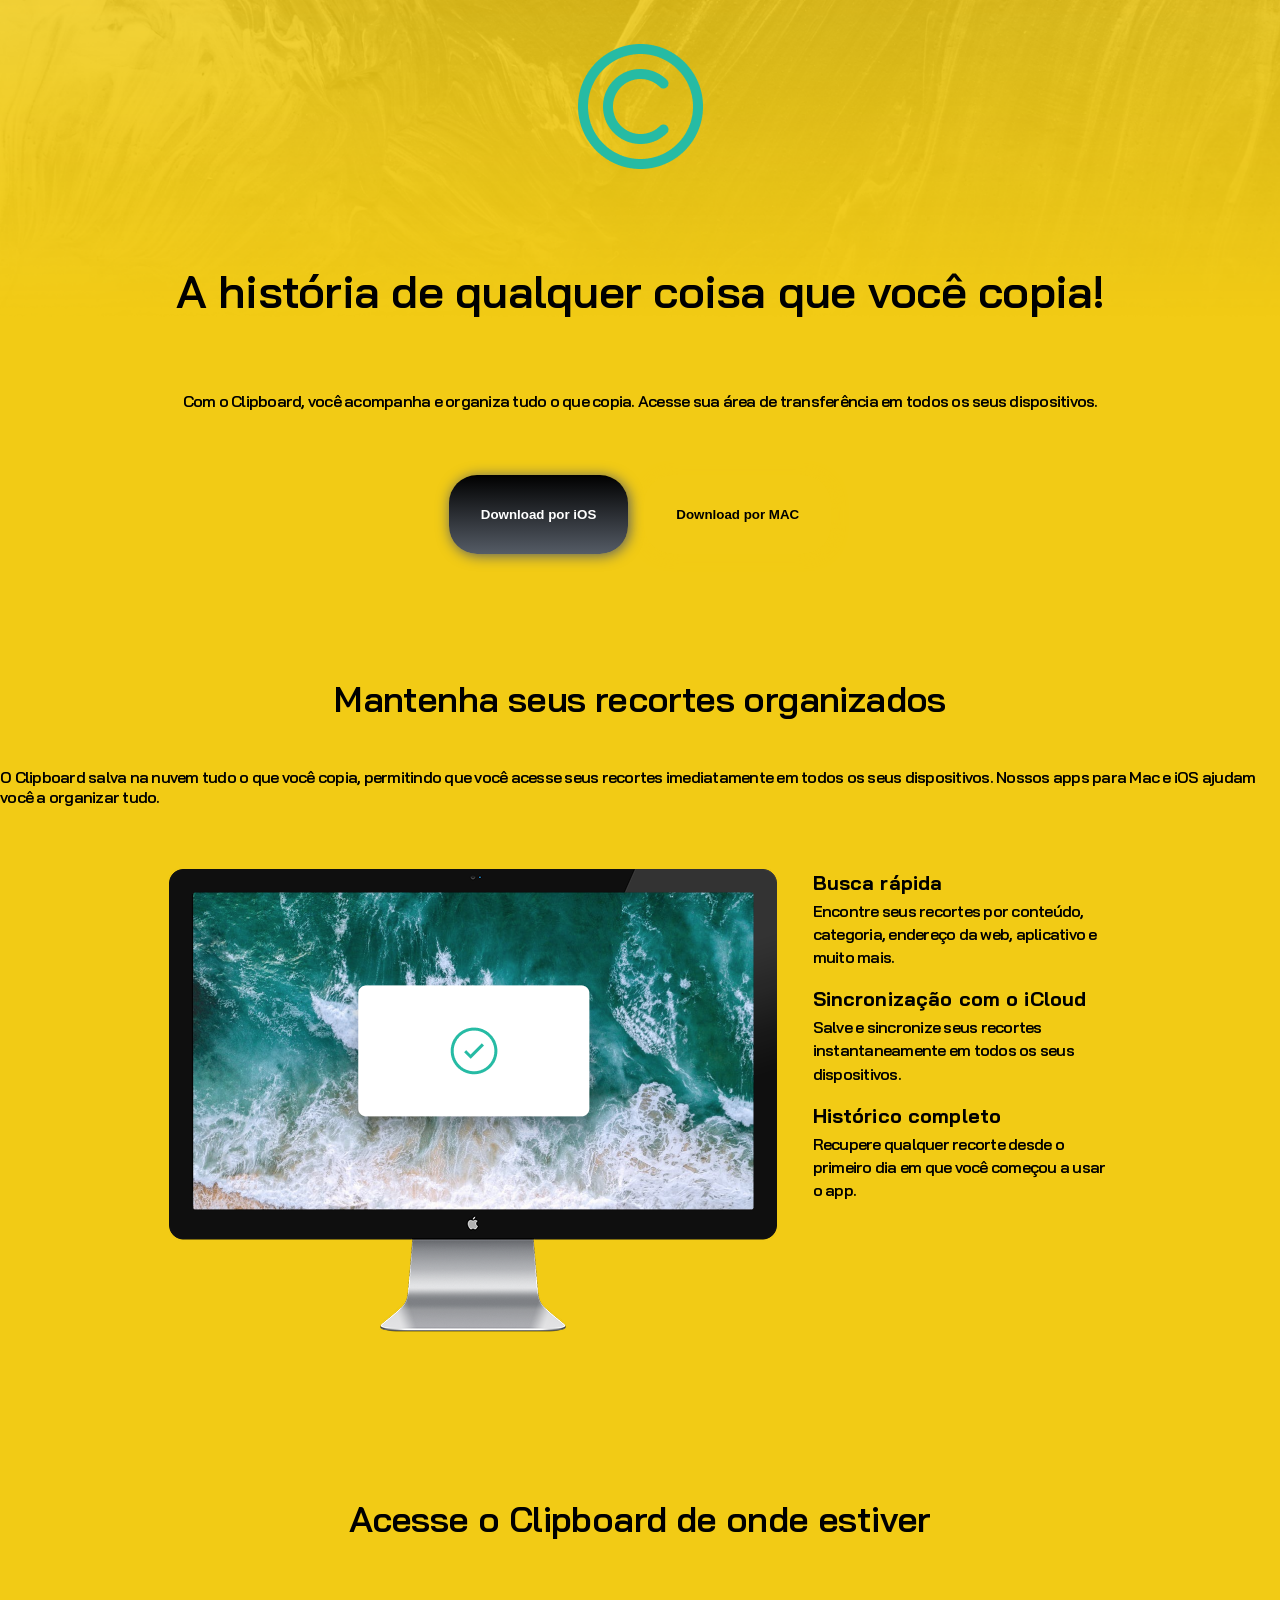
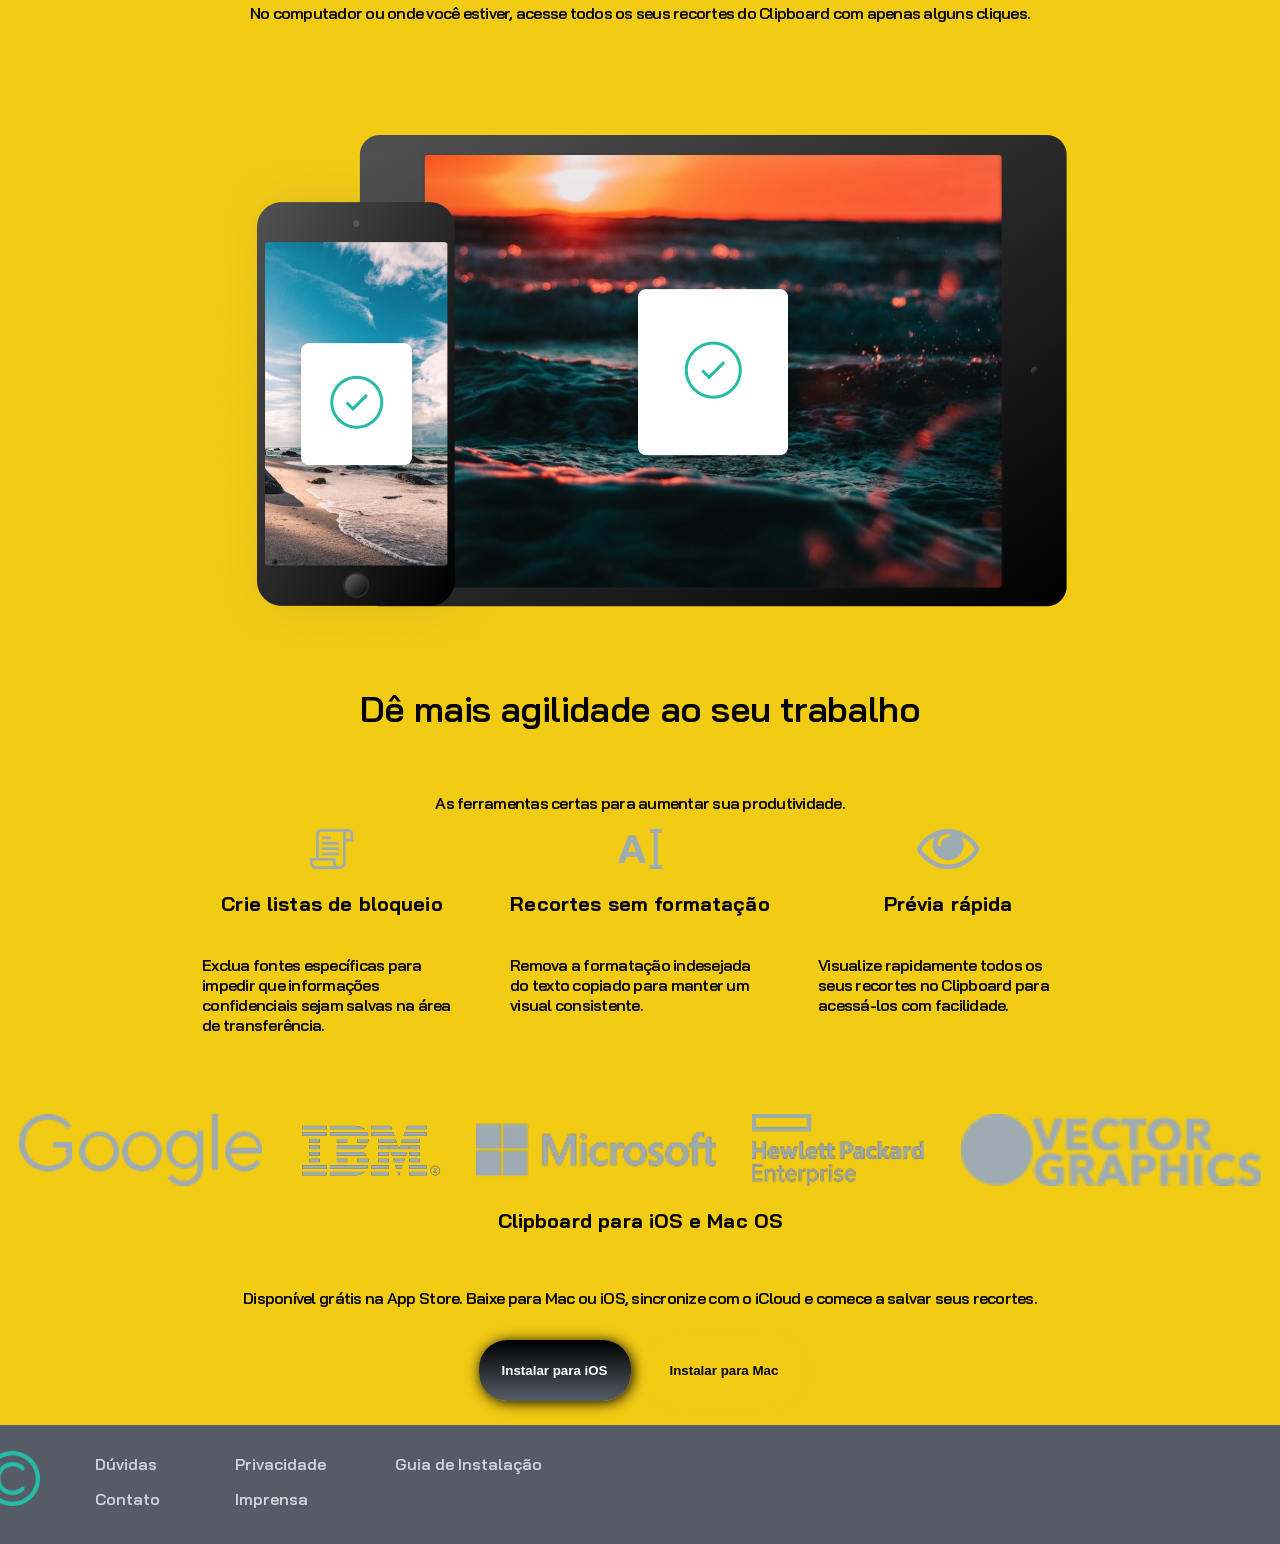
<file: index.html>
<!doctype html>
<html lang="pt-br">
  <head>
    <meta charset="UTF-8" />
    <link rel="stylesheet" href="style.css" />
    <meta name="viewport" content="width=device-width, initial-scale=1.0" />
    <link rel="preconnect" href="https://fonts.googleapis.com" />
    <link rel="preconnect" href="https://fonts.gstatic.com" crossorigin />
    <link
      href="https://fonts.googleapis.com/css2?family=Bai+Jamjuree:ital,wght@0,200;0,300;0,400;0,500;0,600;0,700;1,200;1,300;1,400;1,500;1,600;1,700&display=swap"
      rel="stylesheet"/>
    <title>Projeto Layout</title>
  </head>
  <body>
    <header>
      <main class="opq-bck">
    <img src="img/CarbonBack.png" alt="Fundo despojado com rascunhos semelhanteas a carvão" sty>
      </main>
        <main class="img">
      <img src="img/Logo.png" alt="Logo do site" />
      </main>
      <section class="init-inform">
    <h1>A história de qualquer coisa que você copia!</h1>
    <p>Com o Clipboard, você acompanha e organiza tudo o que copia. Acesse sua área de transferência em todos os seus dispositivos.
    </p>
    </header>
    <section>
      <button class="btn-dw-ios">Download por iOS</button>
      <button class="btn-dw-mac">Download por MAC</button>
    </section>
</section>
    </main>
    
    <section class="second-section">
      <h2>Mantenha seus recortes organizados</h2>
      </section>
      <p class="snippets">
        O Clipboard salva na nuvem tudo o que você copia, permitindo que você
        acesse seus recortes imediatamente em todos os seus dispositivos. Nossos
        apps para Mac e iOS ajudam você a organizar tudo.
      </p>
      
      <div class="computer">
        <img src="img/Computador.png" alt="Computador analisado" />
        </div>
        <div class="inf">
          <h3>Busca rápida</h3>
          <p>
            Encontre seus recortes por conteúdo, categoria, endereço da web,
            aplicativo e muito mais.
          </p>
          <h3>Sincronização com o iCloud</h3>
          <p>Salve e sincronize seus recortes instantaneamente em todos os seus dispositivos.</p>
          <h3>Histórico completo</h3>
          <p>Recupere qualquer recorte desde o primeiro dia em que você começou a usar o app.</p>
          <section class="fifth-sec">
         
          </section>
        </div>
      </div>
    </section>
    <section class="disclaimer">
      <h2>Acesse o Clipboard de onde estiver</h2>
       <p>No computador ou onde você estiver, 
        acesse todos os seus recortes do Clipboard 
        com apenas alguns cliques.</p>
        </section>
        <section class="fifth-sec">
        </section>
       </section>
        <div class="sec-img">
       <img src="img/Tablet.png" alt="Tablet e Celular">
       </div>
       <section class="description">
              <h2>Dê mais agilidade ao seu trabalho</h2>
              <p>As ferramentas certas para aumentar sua produtividade.</p>
            </section>

    <section class="sixth-sec">
      <div class="recursos">
        <div class="image">
          <img src="img/Papel.png" alt="Papel ou recurso">
          <div class="text">
            <h3>Crie listas de bloqueio</h3>
            <p>Exclua fontes específicas para impedir que informações confidenciais sejam salvas na área de transferência.</p>
          </div>
        </div>
      </div>
      <div class="recursos">
        <div class="image">
          <img src="img/Letra A.png" alt="Letra A">
          <div class="text">
            <h3>Recortes sem formatação</h3>
            <p>Remova a formatação indesejada do texto copiado para manter um visual consistente.</p>
          </div>
        </div>
      </div>
      <div class="recursos">
        <div class="image">
          <img src="img/Olho.png" alt="Olho">
          <div class="text">
            <h3>Prévia rápida</h3>
            <p>Visualize rapidamente todos os seus recortes no Clipboard para acessá-los com facilidade.</p>
          </div>
        </div>
      </div>
    </section>
    <section class="logo-group">
        <img src="img/Google.png" alt="Ícone do Google">
        <img src="img/IBM.png" alt="Ícone do IBM">
        <img src="img/Microsoft.png" alt="Ícone da Microsoft">
        <img src="img/Hawlett Packard.png" alt="ícone da Hawlett Packard Enterprise">
        <img src="img/Vector Graphics.png" alt="Ícone da Vector Graphics">
    </section>

    <section class="clip-mac-ios">
        <h3>Clipboard para iOS e Mac OS</h3>
        <p>Disponível grátis na App Store. Baixe para Mac ou iOS, sincronize com o iCloud e comece a salvar seus recortes.</p>

        <div class="buttons">
          <button class="ios-btn">Instalar para iOS</button>
          <button class="mac-btn">Instalar para Mac</button>
        </div>
    </section>

    <footer>
      <div class="image-size" style="grid-row: span 2">
          <img src="img/Logo.png" alt="Símbolo do Copyright">
      </div>
          <a href="#">Dúvidas</a>
          <a href="#">Privacidade</a>
          <a href="#">Guia de Instalação</a>
          <a href="#">Contato</a>
          <a href="#">Imprensa</a>

      <div class="sc-media">
        <img src="img/Frame 358.png" alt="ícones de Redes Sociais">
      </div>
  </footer>
</body>
</html>
</file>
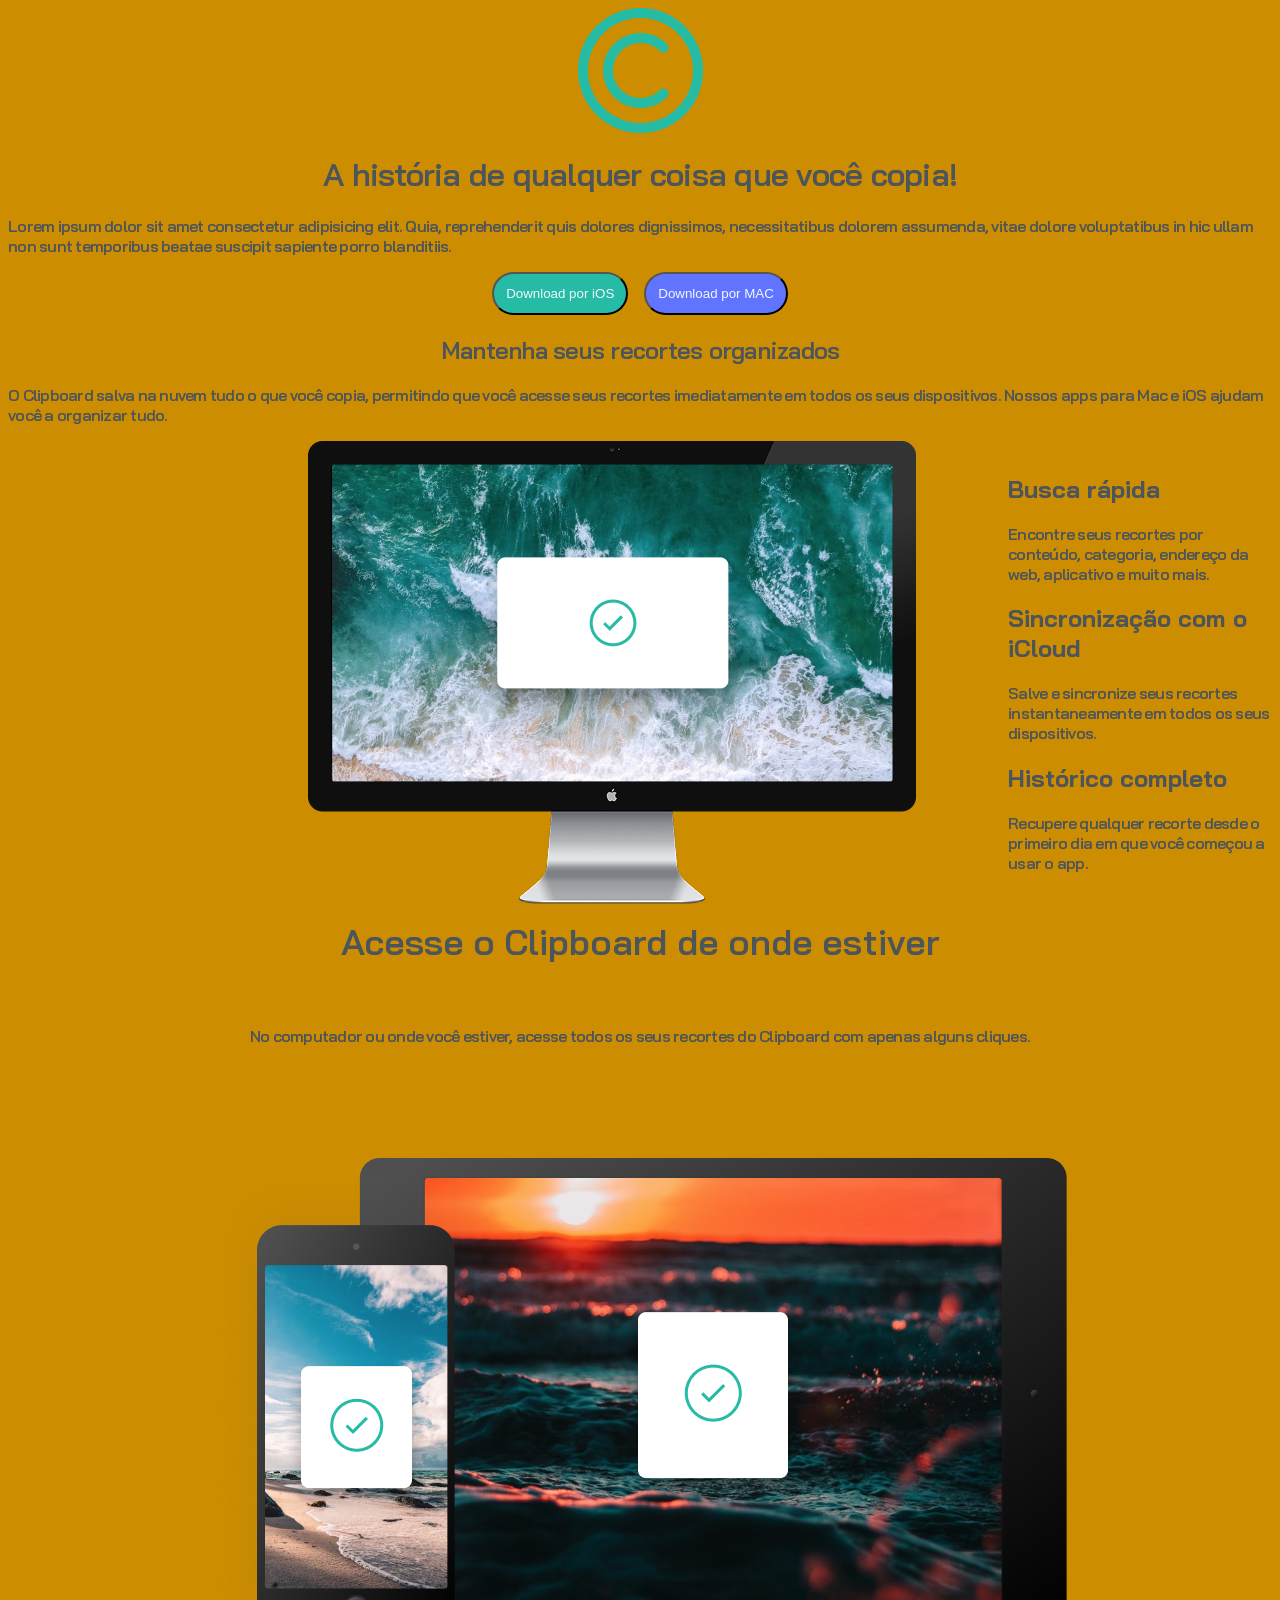
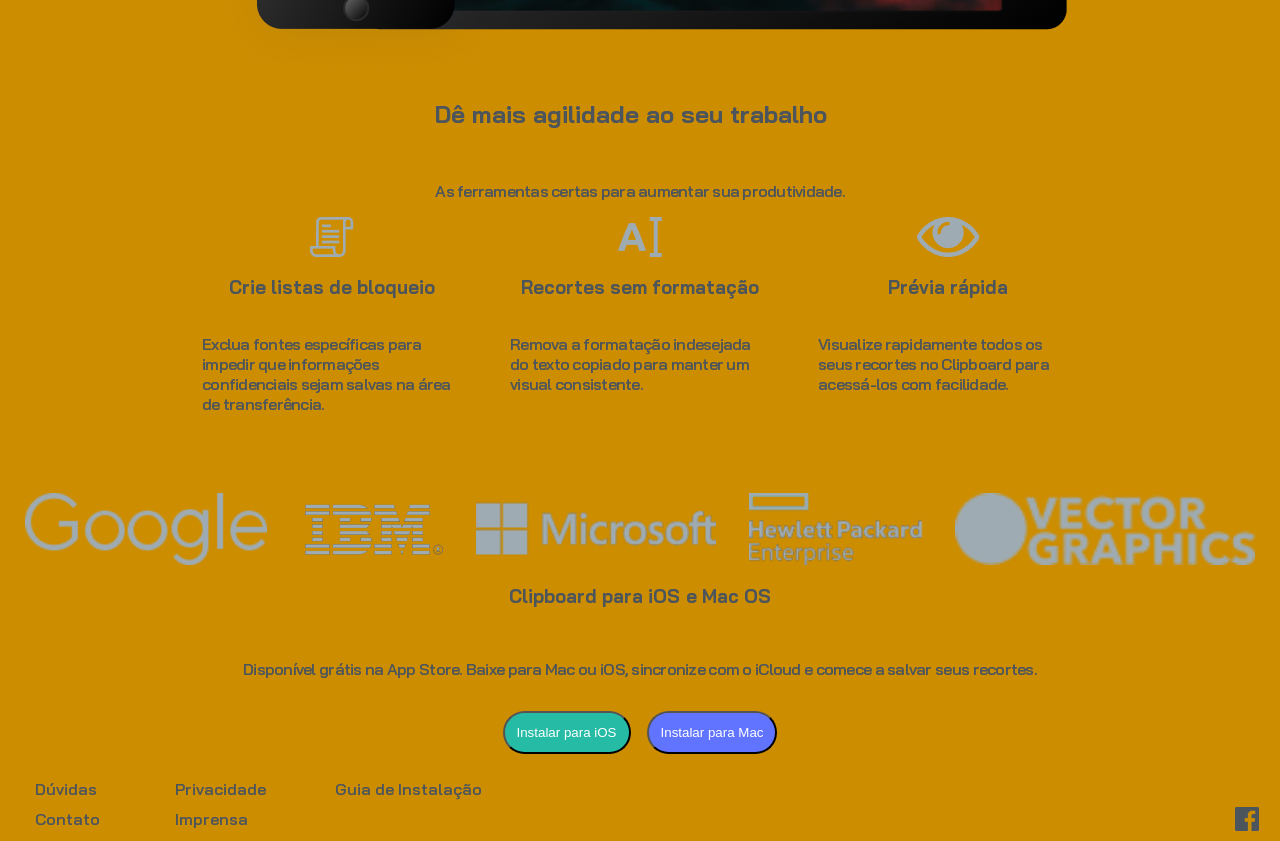
<file: p-layout.html>
<!doctype html>
<html lang="pt-br">
  <head>
    <meta charset="UTF-8" />
    <link rel="stylesheet" href="p-layout.css" />
    <meta name="viewport" content="width=device-width, initial-scale=1.0" />
    <link rel="preconnect" href="https://fonts.googleapis.com" />
    <link rel="preconnect" href="https://fonts.gstatic.com" crossorigin />
    <link
      href="https://fonts.googleapis.com/css2?family=Bai+Jamjuree:ital,wght@0,200;0,300;0,400;0,500;0,600;0,700;1,200;1,300;1,400;1,500;1,600;1,700&display=swap"
      rel="stylesheet"
    />
    <title>Projeto Layout</title>
  </head>
  <body>
    <div>
      <img src="Logo.png" alt="Logo do site" />
    </div>
    <h1>A história de qualquer coisa que você copia!</h1>
    <p>
      Lorem ipsum dolor sit amet consectetur adipisicing elit. Quia,
      reprehenderit quis dolores dignissimos, necessitatibus dolorem assumenda,
      vitae dolore voluptatibus in hic ullam non sunt temporibus beatae suscipit
      sapiente porro blanditiis.
    </p>
    <section>
      <button class="btn-dw-ios">Download por iOS</button>
      <button class="btn-dw-mac">Download por MAC</button>
    </section>

    <section class="second-section">
      <h1>Mantenha seus recortes organizados</h1>
      <p class="snippets">
        O Clipboard salva na nuvem tudo o que você copia, permitindo que você
        acesse seus recortes imediatamente em todos os seus dispositivos. Nossos
        apps para Mac e iOS ajudam você a organizar tudo.
      </p>
      <div class="computer">
        <img src="Computador.png" alt="Computador analisado" />
      </div>
      <div class="inf">
        <h2>Busca rápida</h2>
        <p>
          Encontre seus recortes por conteúdo, categoria, endereço da web,
          aplicativo e muito mais.
        </p>

        <h2>Sincronização com o iCloud</h2>
        <p>Salve e sincronize seus recortes instantaneamente em todos os seus dispositivos.</p>

        <h2>Histórico completo</h2>
        <p>Recupere qualquer recorte desde o primeiro dia em que você começou a usar o app.</p>
       </div>
      </div>
    </section>

    <section class="third-section">
        <section class="fourth-sec">
    <h2 class="clipboard">Acesse o Clipboard de onde estiver</h2>
    <p>No computador ou onde você estiver, 
       acesse todos os seus recortes do 
       Clipboard com apenas alguns cliques.</p>
       </section>
        <div class="sec-img">
       <img src="Tablet.png" alt="Tablet e Celular">
       </div>
    </section>

    <section class="fifth-sec">
        <section class="description">
            <h2>Dê mais agilidade ao seu trabalho</h2>
            <p>As ferramentas certas para aumentar sua produtividade.</p>
        </section>
    </section>
    <section class="sixth-sec">
      <div class="recursos">
        <div class="image">
          <img src="Papel.png" alt="Papel ou recurso">
          <div class="text">
            <h3>Crie listas de bloqueio</h3>
            <p>Exclua fontes específicas para impedir que informações confidenciais sejam salvas na área de transferência.</p>
          </div>
        </div>
      </div>
      <div class="recursos">
        <div class="image">
          <img src="Letra A.png" alt="Letra A">
          <div class="text">
            <h3>Recortes sem formatação</h3>
            <p>Remova a formatação indesejada do texto copiado para manter um visual consistente.</p>
          </div>
        </div>
      </div>
      <div class="recursos">
        <div class="image">
          <img src="Olho.png" alt="Olho">
          <div class="text">
            <h3>Prévia rápida</h3>
            <p>Visualize rapidamente todos os seus recortes no Clipboard para acessá-los com facilidade.</p>
          </div>
        </div>
      </div>
    </section>
    <section class="logo-group">
        <img src="Google.png" alt="Ícone do Google">
        <img src="IBM.png" alt="Ícone do IBM">
        <img src="Microsoft.png" alt="Ícone da Microsoft">
        <img src="Hawlett Packard.png" alt="ícone da Hawlett Packard Enterprise">
        <img src="Vector Graphics.png" alt="Ícone da Vector Graphics">
    </section>

    <section class="clip-mac-ios">
        <h3>Clipboard para iOS e Mac OS</h3>
    <p>Disponível grátis na App Store. Baixe para Mac ou iOS, sincronize com o iCloud e comece a salvar seus recortes.</p>

    <div class="buttons">
    <button class="ios-btn">Instalar para iOS</button>
    <button class="mac-btn">Instalar para Mac</button>
    </div>
  </section>

  <footer>
    <div class="image-size" style="grid-row: span 2">
    <img src="Logo.png" alt="Símbolo do Copyright">
    </div>
    <a href="#">Dúvidas</a>
    <a href="#">Privacidade</a>
    <a href="#">Guia de Instalação</a>
    <a href="#">Contato</a>
    <a href="#">Imprensa</a>
    <div class="sc-media">
    <img src="Frame 358.png" alt="ícones de Redes Sociais">
    </div>
  </footer>
</body>
</html>
</file>
<file: style.css>
body{
    background-color: #fff;
    font-family: "Bai Jamjuree", sans-serif;
    font-weight: 600;
    font-style: normal;
    margin: 0;
}



.opq-bck,
.opq-bck img{
    width: 100%;
}

/* Alteracao: fundo atras do header, sem ocupar espaco no fluxo */
.opq-bck{
    position: absolute;
    top: 0;
    left: 0;
    z-index: -1;
}

.img{
    margin-top: 44px;
}

.opq-bck img{
    display: block;
    height: auto;
}

*{
    color: #6174FF;
}

p, h1{
    font-weight: 600;
    display: flex;
    justify-content: center;
    letter-spacing: -0.75px;
    line-height: 125%;
}

.img{
    margin-bottom: 56px;
}

.inf{
    margin-left: 72px;
}

.init-inform{
    margin-bottom: 48px;
}

.second-section{
    margin-top: 92px;
}

div {
    display: flex;
    justify-content: center;
}

.computer, .inf{
    margin-bottom: 150px;
}

.disclaimer{
    margin-bottom: 96px;
}

.btn-dw-ios{
    background: linear-gradient(to top, #555c66, black);
    color: #fff;
    display: inline-block;
    justify-content: center;
    padding: 12px;
    box-shadow: 1.5px 1.5px 14px #555c66;
    border-radius: 28px;
    border: none;
    padding: 32px;
    cursor: pointer;
    font-weight: 600;
}

.btn-dw-ios:hover{
    color: #fff;
    box-shadow: 1.5px 1.5px 14px black;
    transform: scale(1.1);
    transition: all 1s ease;
    transition: background-color 0.5 ease, color 0.5 ease;
}

.btn-dw-mac{
    background-color: #f2cb15;
    color: black;
    font-weight: 600;
    box-shadow: 1.5px 1.5px 14px #f2cb15;
    padding: 32px;
    border-radius: 28px;
    border: none;
    cursor: pointer;
}

.btn-dw-mac:hover{
    background-color: goldenrod;
    box-shadow: 1.5px 1.5px 14px goldenrod;
    color: aliceblue;
    transform: scale(1.1);
    transition: all 1s ease;
    transition: background-color 0.5 ease, color 0.5 ease;
    transition: transform 0.5 ease-in-out;
}

section{
    display: flex;
    justify-content: center;
    gap: 16px;
}

.second-section{
    display: flex;
    justify-content: center;
}

.computer{
    display: flex;
    justify-content: center;
    margin-bottom: 15px;
    
    gap: 48px;
}

::selection{
    background-color: olivedrab;
}

.computer{
    display: inline-flex;
    justify-content: flex-start;
    margin-left: max(0px, calc((100% - 943px) / 2));
}

.inf{
    display: inline-block;
    max-width: 300px;
    margin: 0 0 0 32px;
    vertical-align: top;
}

.inf > h3,
.inf > p{
    display: block;
    margin: 0;
}

.inf > h3{
    line-height: 1.35;
    margin-bottom: 4px;
}

.inf > p{
    line-height: 1.45;
    margin-bottom: 16px;
}

.third-section{
    display: block;
}

.sec-img{
    display: flex;
    justify-content: center;
}

.img{
    display: flex;
    justify-content: center;
}



.clipboard{
    display: flex;
    justify-content: center;
    font-weight: 600;
    font-size: 36px;
    line-height: 125%;
    word-spacing: -0.6px;
}

.fourth-sec{
    margin-bottom: 96px;
    display: flex;
    flex-direction: column;
}

.description{
    display: flex;
    justify-content: center;
    flex-direction: column;
}

.recursos{
    display: block;
    flex-direction: column;
}

.image{
    flex-direction: column;
    align-items: center;
}

.text{
    display: flex;
    flex-direction: column;
    justify-content: center;
    width: 260px;
}

h3, p{
    display: flex;
    justify-content: center;
}

.sixth-sec{
    display: flex;
    justify-content: center;
    align-items: flex-start;
    gap: 48px;
}

.logo-group{
    margin-top: 63px;
    height: 72px;
    display: flex;
    justify-content: space-evenly;
}

.clip-mac-ios{
    size: 20px;
    line-height: 150%;
    word-spacing: 0.15px;
    display: flex;
    flex-direction: column;
}

.ios-btn{
    background-color: #26BBA4;
    color: #fff;
    padding: 32px;
    border-radius: 28px;
}

.mac-btn{
    background-color: #6174FF;
    color: #fff;
    padding: 32px;
    border-radius: 28px;
}

.buttons{
    gap: 16px;
}

.ios-btn{
    border: none;
    padding: 16px;
    background: linear-gradient(to top, #555c66,black);
    box-shadow: 1.5px 1.5px 14px black;
    transition: background-color 0.3 ease-in-out;
    transition: box-shadow 0.3 ease-in-out;
    padding: 23px;
    font-weight: 700;
    cursor: pointer;
}

.mac-btn{
    border: none;
    padding: 16px;
    background-color: #f2cb15;
    box-shadow: 1.5px 1.5px 14px #f2cb15;
    transition: background-color 0.3s ease-in-out;
    transition: box-shadow 0.3 ease-in-out;
    padding: 23px;
    font-weight: 700;
    color: black;
    cursor: pointer;
}

.ios-btn:hover{
    transform: scale(1.1);
    transition: all 0.3s ease-in-out;
    background: linear-gradient(to bottom, black, #555c66);
    box-shadow: 1.5px 1.5px 14px #555c66;
}

.mac-btn:hover{
    background-color: #f2cb15;
    box-shadow: 1.5px 1.5px 14px #f2cb15;
    transform:  scale(1.1);
    transition: all 0.3s ease-in-out;
}

.image-size{
    height: 55px;
    width: 55px;
}

a{
    text-decoration: none;
}

img{
    max-width: 100%;
    height: auto;
}

footer{
    display: grid;
    grid-template-columns: 110px 140px 160px auto;
    align-items: center;
    justify-content: center;
    column-gap: 0;
    row-gap: 4px;
    margin: 24px auto 0;
}

@media (min-width: 1300px){
    body{
        background-color: #cfd4da;
        *{
            color: #555c66;
        }
    }
}
    h1{
        font-size: 46px;
        line-height: 125%;
        letter-spacing: -0.75px;
        font-weight: 600;
    }

    h2{
        font-size: 36px;
        line-height: 125%;
        letter-spacing: -0.6px;
        font-weight: 600;
    }

    h3{
        font-size: 20px;
        line-height: 150%;
        letter-spacing: 0.15px;
    }


@media (max-width: 1300px){
    body{
        background-color: #f2cb15;

        *{
            color: black;
        }
        ::selection{
            background-color: bisque;
        }
    }
}

@media (max-width: 500px){
    body{
        background-color: darkblue;
        
        *{
            color: aliceblue;
        }
    }
}

.sc-media{
    display: flex;

    justify-content: flex-end;
    margin-left: 900px;
}

.description, h2{
    display: flex;
    justify-content: center;
}

.disclaimer{
    margin-top: 120px;
    margin-bottom: 96px;
    display: flex;
    flex-direction: column;
}

.opq-bck img{
    display: block;
    width: 100%;
    height: auto;
}

.init-inform{
    flex-direction: column;
}

footer, a{
    background-color: #555c66;
    color: #cfd4da;
    font-weight: 600;
}

.sc-media{
    margin-bottom: 32px;
}

footer{
    padding-bottom: 26px;
    padding-top: 26px;
}

.image-size{
    padding-bottom: 12px;
}

@media (max-width: 600px){
    footer{
        grid-template-columns: 1fr;
        justify-items: center;
        row-gap: 12px;
    }

    .image-size{
        grid-row: auto;
    }

    a{
        text-align: center;
    }

    .sc-media{
        justify-content: center;
        margin-left: 0;
    }
}

@media (max-width: 900px){
    .computer{
        display: flex;
        width: 100%;
        margin-left: 0;
        justify-content: center;
        flex-wrap: wrap;
        gap: 24px;
    }

    .computer img, .sec-img img{
        width: 90%;
    }

    .inf{
        max-width: 90%;
        margin: 0 auto;
    }

    .sixth-sec{
        flex-wrap: wrap;
        gap: 24px;
    }

    .logo-group{
        height: auto;
        flex-wrap: wrap;
        gap: 24px;
    }

    .logo-group img{
        max-width: 140px;
    }
}

.snippets{
    margin-bottom: 62px;
}
</file>
<file: p-layout.css>
body{
    background-color: #fff;
    font-family: "Bai Jamjuree", sans-serif;
    font-weight: 600;
    font-style: normal;
}

*{
    color: #4C545C;
}

p, h1{
    font-weight: 600;
    
    display: flex;
    justify-content: center;
    letter-spacing: -0.75px;
    line-height: 125%;

}

div {
    display: flex;
    justify-content: center;
}

.btn-dw-ios{
    background-color: #26BBA4;
    color: aliceblue;
    display: inline-block;
    justify-content: center;
    padding: 12px;
    border-radius: 28px;
}

.btn-dw-mac{
    background-color: #6174FF;
    color: aliceblue;
    padding: 12px;
    border-radius: 28px;
}

section{
    display: flex;
    justify-content: center;
    gap: 16px;
}

.second-section{
    display: block;
}

.computer{
    display: flex;
    justify-content: center;
    align-items: flex-start;
    gap: 48px;
}

.computer{
    display: flex;
    justify-content: flex-start;
    margin-left: 300px;
}

.inf{
    display: block;
    max-width: 300px;
    margin-left: 1000px;
    margin-top: -450px;
}

.third-section{
    display: block;
}

.sec-img{
    display: flex;
    justify-content: center;
}

.clipboard{
    display: flex;
    justify-content: center;
    font-weight: 600;
    font-size: 36px;
    line-height: 125%;
    word-spacing: -0.6px;
}

.fourth-sec{
    margin-bottom: 96px;
    display: flex;
    flex-direction: column;
}

.description{
    display: flex;
    flex-direction: column;
}

.recursos{
    display: block;
    flex-direction: column;
}

.image{
    flex-direction: column;
    align-items: center;
}

.text{
    display: flex;
    flex-direction: column;
    justify-content: center;
    width: 260px;
}

h3, p{
    display: flex;
    justify-content: center;
}

.sixth-sec{
    display: flex;
    justify-content: center;
    align-items: flex-start;
    gap: 48px;
}

.logo-group{
    margin-top: 63px;
    height: 72px;
    display: flex;
    justify-content: space-evenly;
}

.clip-mac-ios{
    size: 20px;
    line-height: 150%;
    word-spacing: 0.15px;
    display: flex;
    flex-direction: column;
}

.ios-btn{
    background-color: #26BBA4;
    color: #fff;
    padding: 12px;
    border-radius: 28px;
}

.mac-btn{
    background-color: #6174FF;
    color: #fff;
    padding: 12px;
    border-radius: 28px;
}

.buttons{
    gap: 16px;
}

.image-size{
    height: 55px;
    width: 55px;
}

a{
    text-decoration: none;
}

footer{
    display: grid;
    grid-template-columns: 110px 140px 160px auto;
    align-items: center;
    justify-content: center;
    column-gap: 0;
    row-gap: 4px;
    margin: 24px auto 0;
}

@media (min-width: 1300px){
    body{
        background-color: #62162f;
    }
    
    h1{
        font-size: 46px;
        line-height: 125%;
        letter-spacing: -0.75px;
        font-weight: 600;
    }

    h2{
        font-size: 36px;
        line-height: 125%;
        letter-spacing: -0.6px;
        font-weight: 600;
    }

    h3{
        font-size: 20px;
        line-height: 150%;
        letter-spacing: 0.15px;
    }

}


@media (max-width: 1300px){
    body{background-color: #cd8d00;}
}

@media (max-width: 500px){
    body{
        background-color: darkblue;
    }
}

.sc-media{
    display: flex;
    justify-content: flex-end;
    margin-left: 900px;
}
</file>
